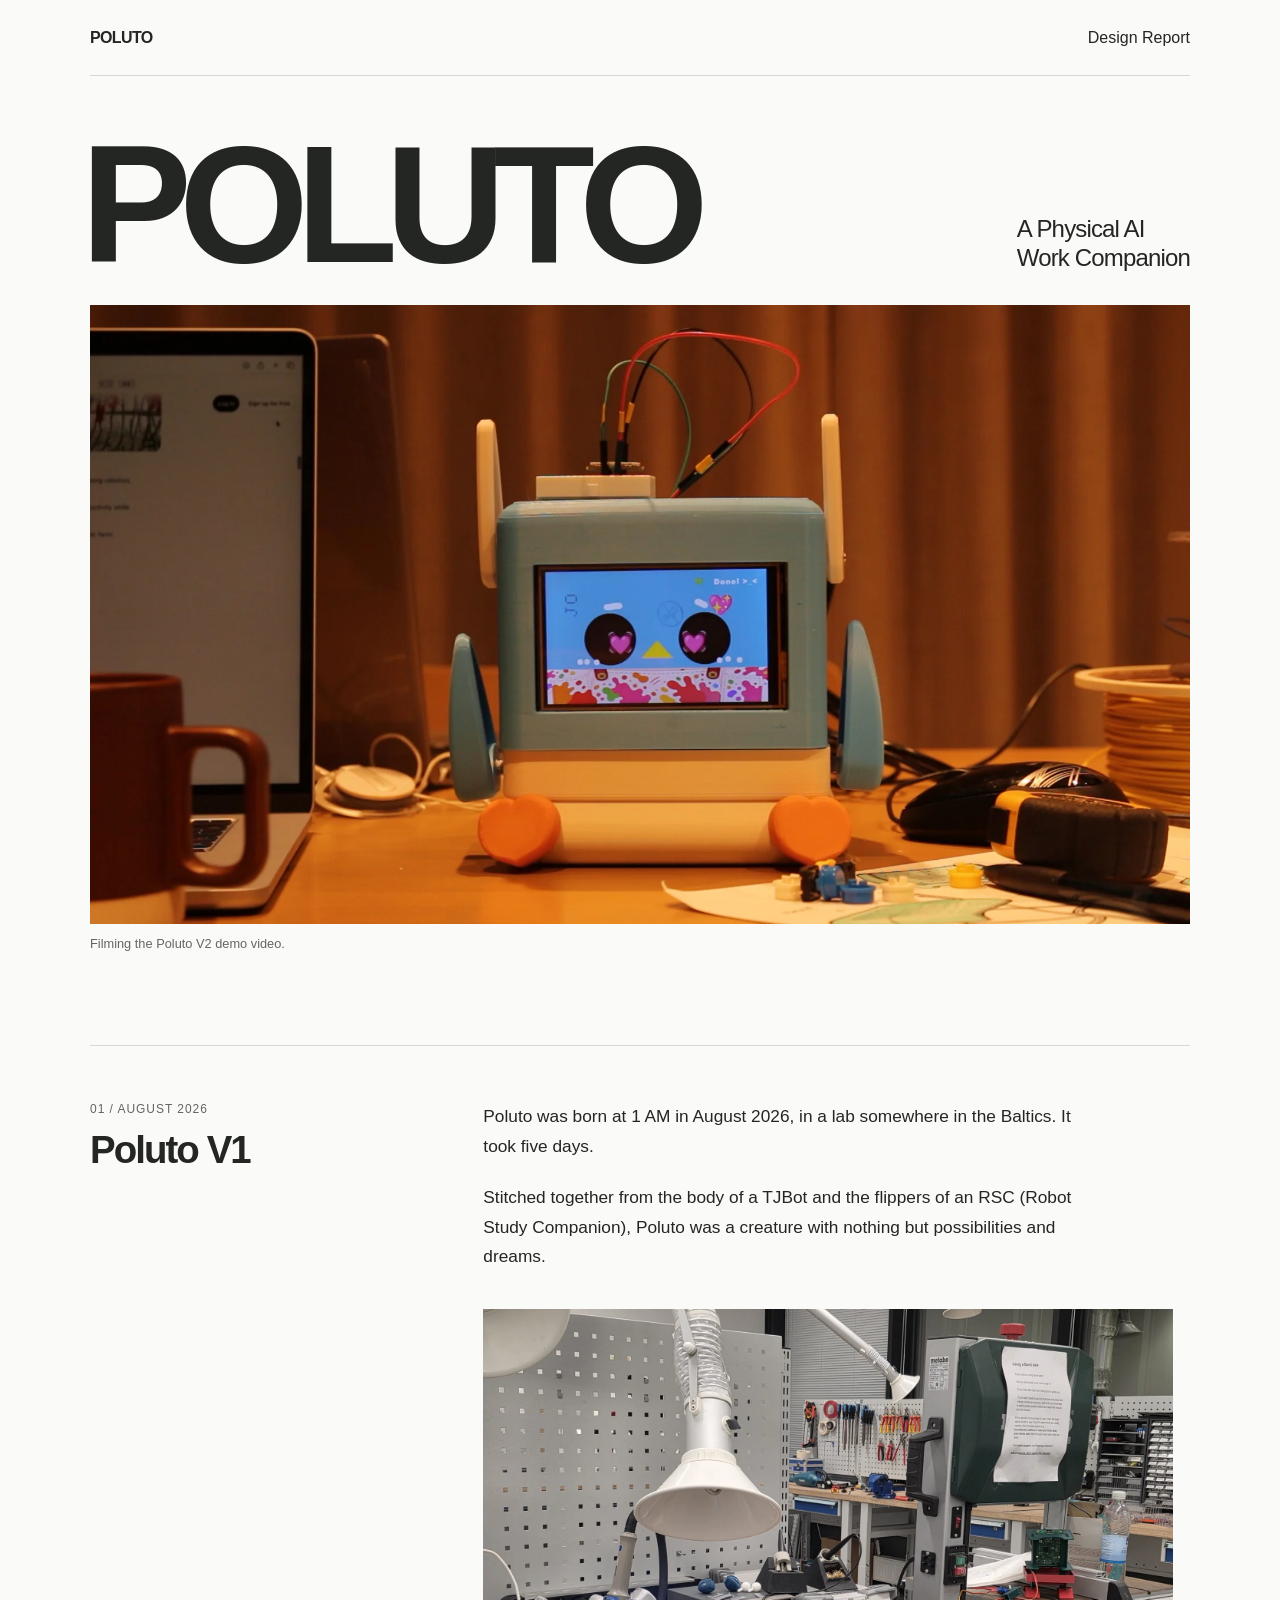
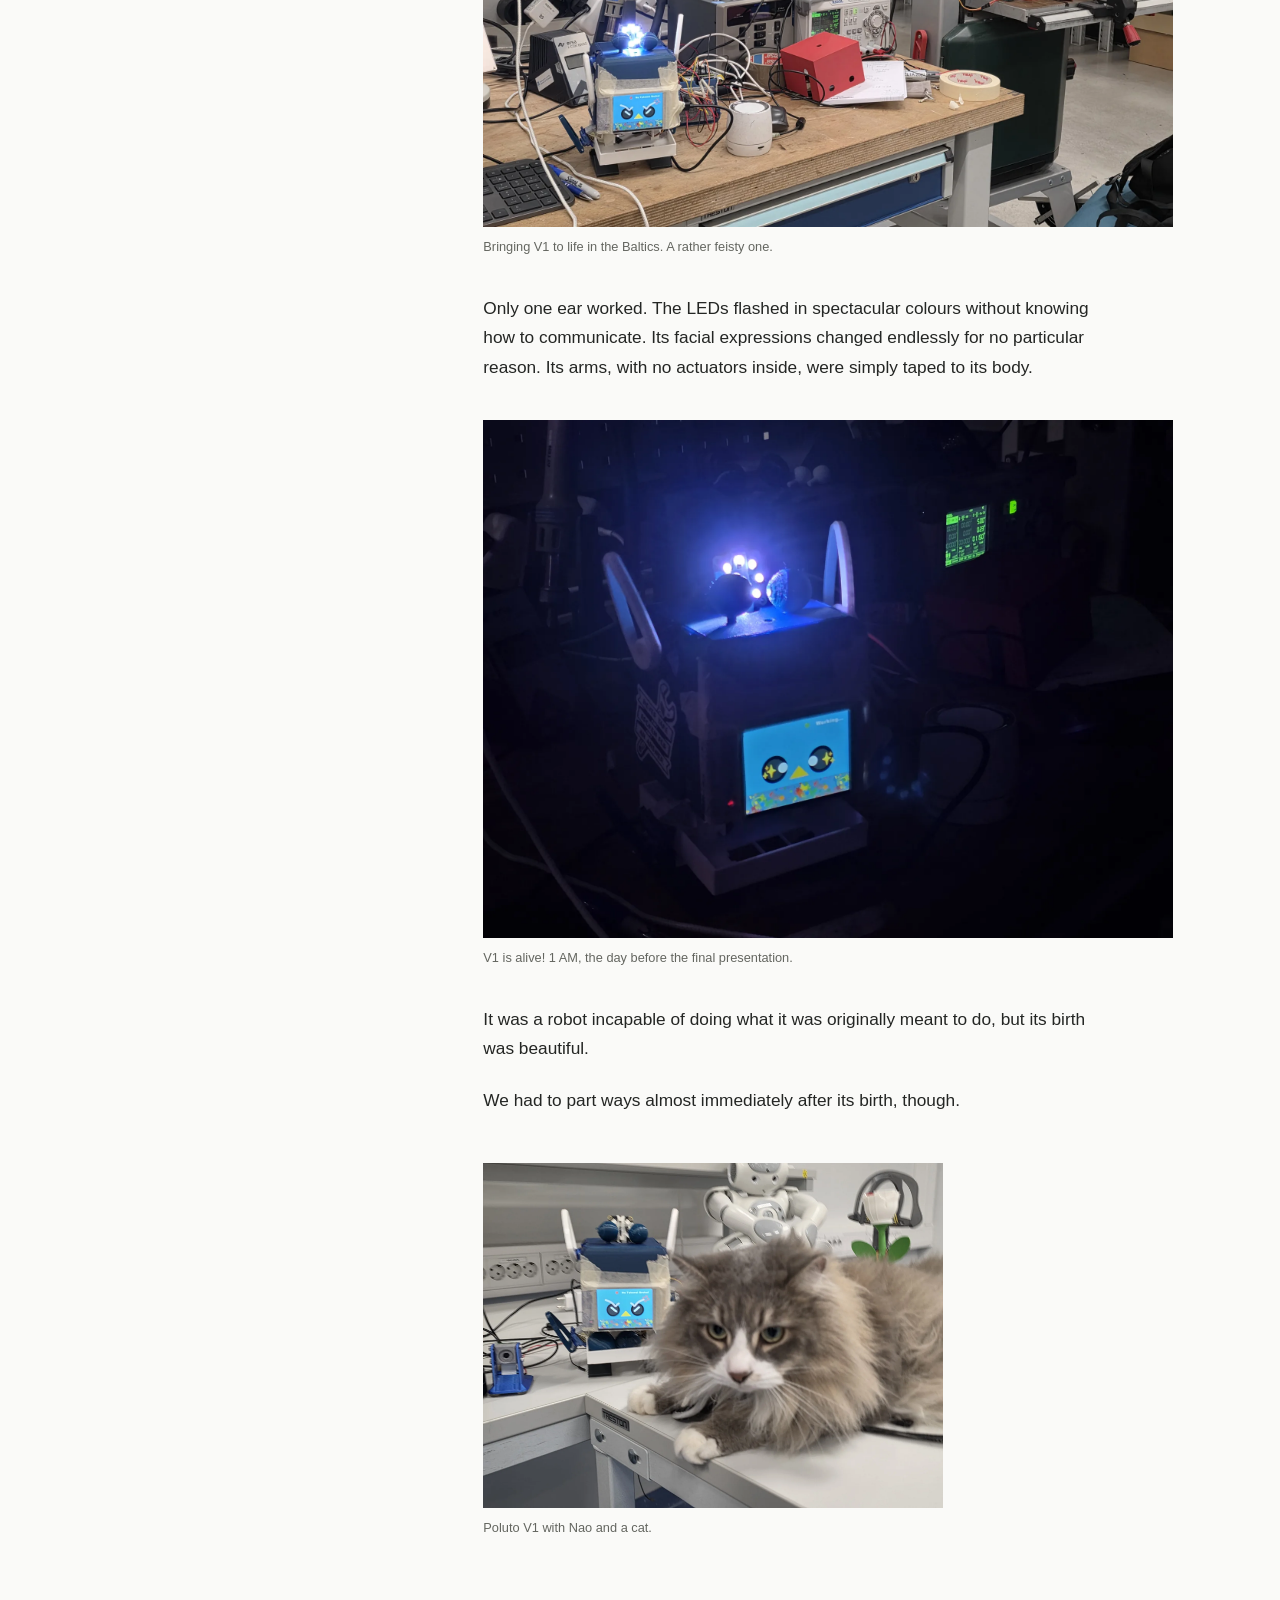
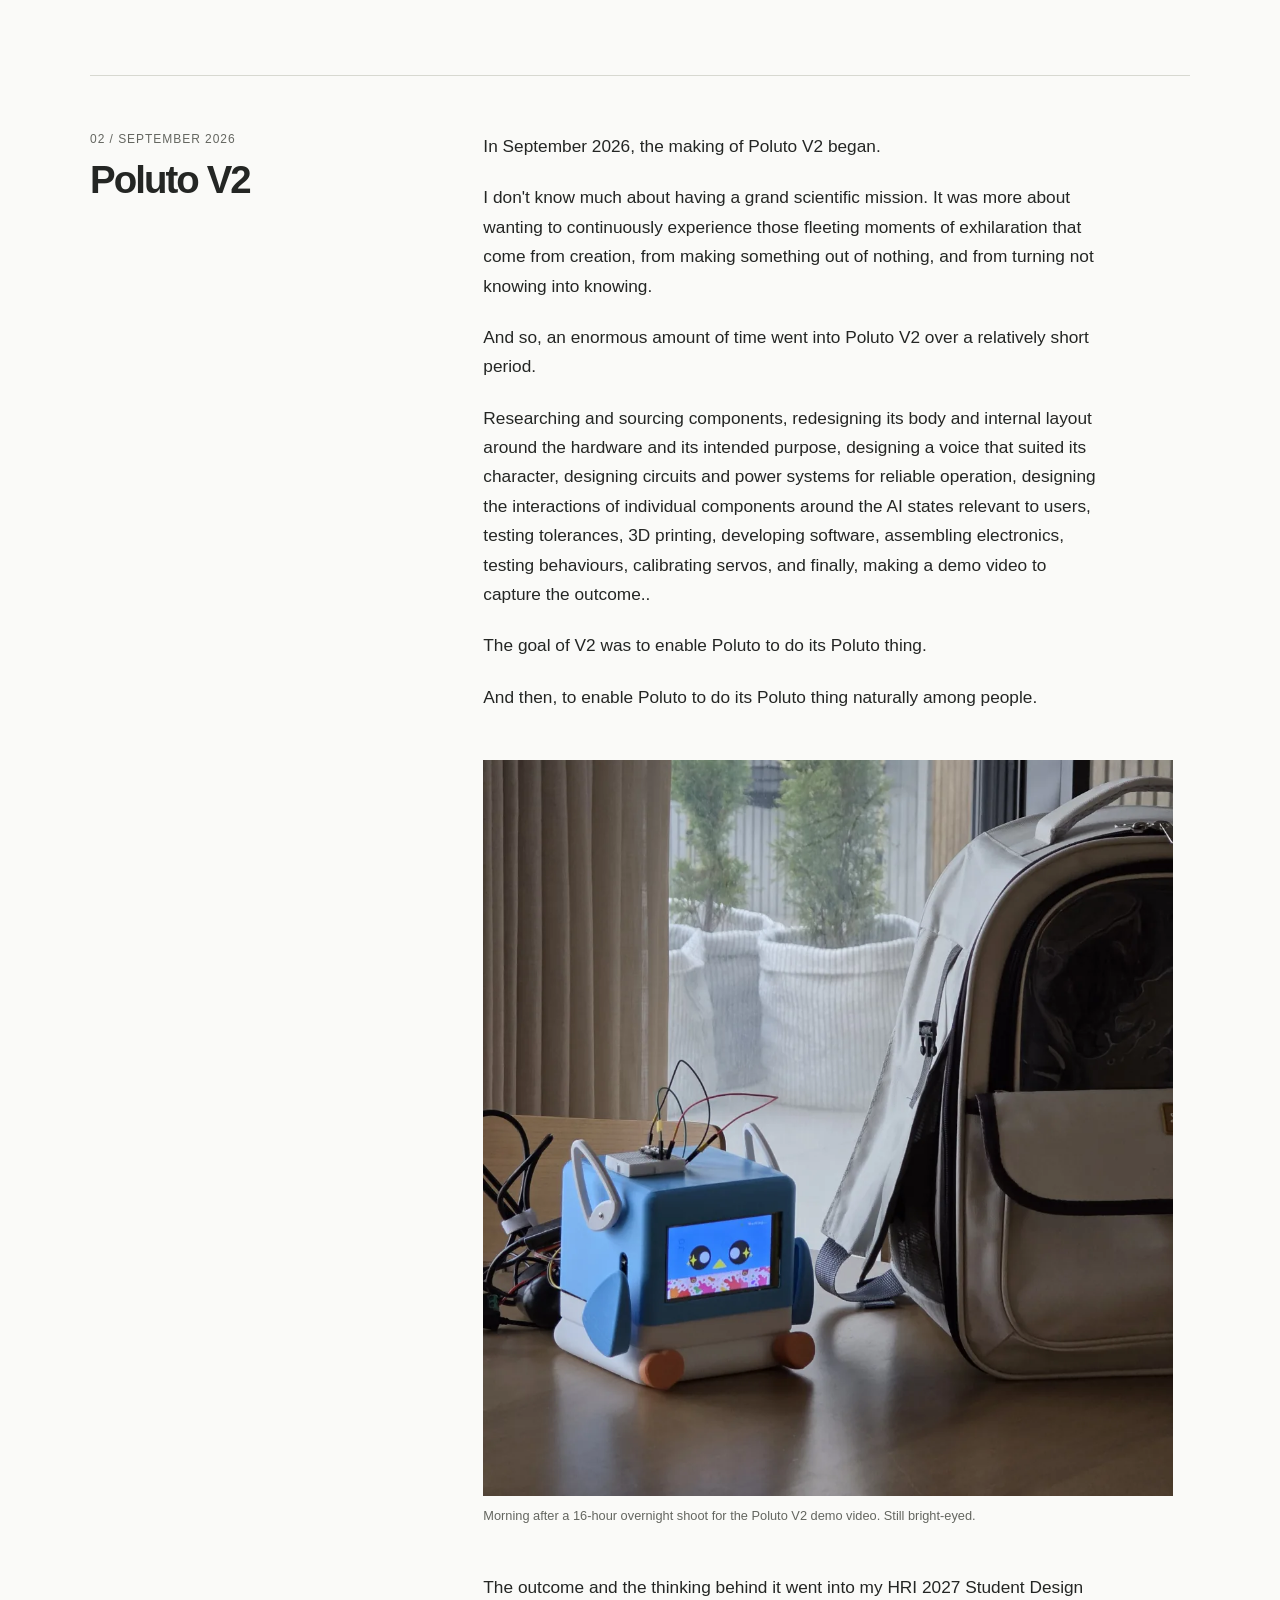
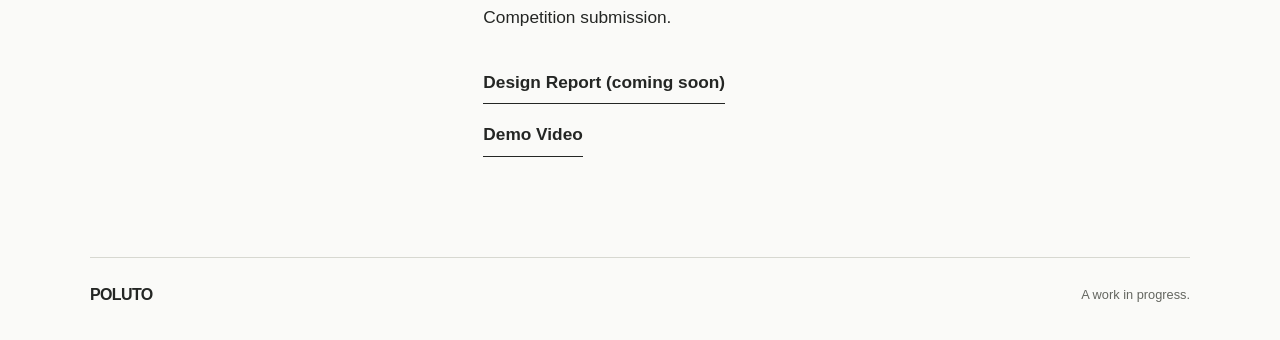
<file: index.html>
<!doctype html>
<html lang="en">
<head>
  <meta charset="utf-8">
  <meta name="viewport" content="width=device-width, initial-scale=1">
  <title>POLUTO — A Physical AI Work Companion</title>
  <meta name="description" content="The story of POLUTO, from a five-day first prototype to a physical AI work companion in progress.">
  <meta name="theme-color" content="#fafaf8">
  <link rel="canonical" href="https://hello-poluto.github.io/">
  <meta property="og:type" content="website">
  <meta property="og:title" content="POLUTO — A Physical AI Work Companion">
  <meta property="og:description" content="POLUTO was born at 1 AM in August 2026. This is the story of V1 and V2.">
  <meta property="og:url" content="https://hello-poluto.github.io/">
  <meta property="og:image" content="https://hello-poluto.github.io/assets/images/poluto-hero.jpg">
  <meta property="og:image:alt" content="POLUTO on a desk, with a blue body, expressive screen, and orange feet.">
  <meta name="twitter:card" content="summary_large_image">
  <link rel="stylesheet" href="styles.css?v=20261126-4">
</head>
<body>
  <a class="skip-link" href="#main">Skip to content</a>
  <header class="site-header wrap">
    <a class="wordmark" href="#main" aria-label="POLUTO home">POLUTO</a>
    <nav aria-label="Main navigation">
      <a href="paper/index.html">Design Report</a>
    </nav>
  </header>

  <main id="main" class="wrap" tabindex="-1">
    <section class="hero" aria-labelledby="title">
      <div class="hero-heading">
        <h1 id="title">POLUTO</h1>
        <p class="subtitle">A Physical AI<br> Work Companion</p>
      </div>
      <figure class="hero-photo">
        <picture>
          <source type="image/webp" srcset="assets/images/poluto-hero-small.webp 800w, assets/images/poluto-hero.webp 1920w" sizes="(max-width: 720px) calc(100vw - 40px), (max-width: 1014px) calc(100vw - 72px), 942px">
          <img src="assets/images/poluto-hero.jpg" width="1920" height="1080" fetchpriority="high" alt="POLUTO sits beside a laptop on a warmly lit desk, with a blue body, heart-shaped eyes on its screen, upright ears, and orange feet.">
        </picture>
        <figcaption>Filming the Poluto V2 demo video.</figcaption>
      </figure>
    </section>

    <section id="v1" class="story-section" aria-labelledby="v1-title">
      <div class="story-heading"><span class="chapter">01 / August 2026</span><h2 id="v1-title">Poluto V1</h2></div>
      <div class="story-copy">
        <p>Poluto was born at 1 AM in August 2026, in a lab somewhere in the Baltics. It took five days.</p>
        <p>Stitched together from the body of a TJBot and the flippers of an RSC (Robot Study Companion), Poluto was a creature with nothing but possibilities and dreams.</p>
        <figure class="story-photo photo-wide">
          <img src="assets/pics/web/poluto-v1-workbench.webp" width="1800" height="1350" loading="lazy" alt="The taped-together first Poluto prototype among tools and wires on a lab workbench.">
          <figcaption>Bringing V1 to life in the Baltics. A rather feisty one.</figcaption>
        </figure>
        <p>Only one ear worked. The LEDs flashed in spectacular colours without knowing how to communicate. Its facial expressions changed endlessly for no particular reason. Its arms, with no actuators inside, were simply taped to its body.</p>
        <figure class="story-photo photo-wide">
          <img src="assets/pics/web/poluto-v1-lights-off.webp" width="1800" height="1350" loading="lazy" alt="Poluto V1 glowing blue in the dark with its screen and LEDs lit.">
          <figcaption>V1 is alive! 1 AM, the day before the final presentation.</figcaption>
        </figure>
        <p>It was a robot incapable of doing what it was originally meant to do, but its birth was beautiful.</p>
        <p>We had to part ways almost immediately after its birth, though.</p>
        <figure class="story-photo photo-small">
          <img src="assets/pics/web/poluto-v1-with-cat.webp" width="1800" height="1350" loading="lazy" alt="A cat in the foreground, with the taped-together Poluto V1 and Nao robot behind it.">
          <figcaption>Poluto V1 with Nao and a cat.</figcaption>
        </figure>
      </div>
    </section>

    <section id="v2" class="story-section" aria-labelledby="v2-title">
      <div class="story-heading"><span class="chapter">02 / September 2026</span><h2 id="v2-title">Poluto V2</h2></div>
      <div class="story-copy">
        <p>In September 2026, the making of Poluto V2 began.</p>
        <p>I don't know much about having a grand scientific mission. It was more about wanting to continuously experience those fleeting moments of exhilaration that come from creation, from making something out of nothing, and from turning not knowing into knowing.</p>
        <p>And so, an enormous amount of time went into Poluto V2 over a relatively short period.</p>
        <p>Researching and sourcing components, redesigning its body and internal layout around the hardware and its intended purpose, designing a voice that suited its character, designing circuits and power systems for reliable operation, designing the interactions of individual components around the AI states relevant to users, testing tolerances, 3D printing, developing software, assembling electronics, testing behaviours, calibrating servos, and finally, making a demo video to capture the outcome..</p>
        <p>The goal of V2 was to enable Poluto to do its Poluto thing.</p>
        <p>And then, to enable Poluto to do its Poluto thing naturally among people.</p>
        <figure class="story-photo photo-v2">
          <img src="assets/pics/web/poluto-v2-by-window.webp" width="1050" height="1400" loading="lazy" alt="Poluto V2 beside its carrying bag, by a window.">
          <figcaption>Morning after a 16-hour overnight shoot for the Poluto V2 demo video. Still bright-eyed.</figcaption>
        </figure>
        <p>The outcome and the thinking behind it went into my HRI 2027 Student Design Competition submission.</p>
        <p class="paper-link"><a href="paper/index.html">Design Report (coming soon)</a></p>
        <p class="paper-link demo-link"><a href="https://youtu.be/fNn3JKklnuA?si=pJzIgcaM74NM8bS4" target="_blank" rel="noopener noreferrer" aria-label="Demo Video (opens in a new tab)">Demo Video</a></p>
      </div>
    </section>
  </main>

  <footer class="site-footer wrap">
    <span class="wordmark">POLUTO</span>
    <p>A work in progress.</p>
  </footer>
</body>
</html>
</file>
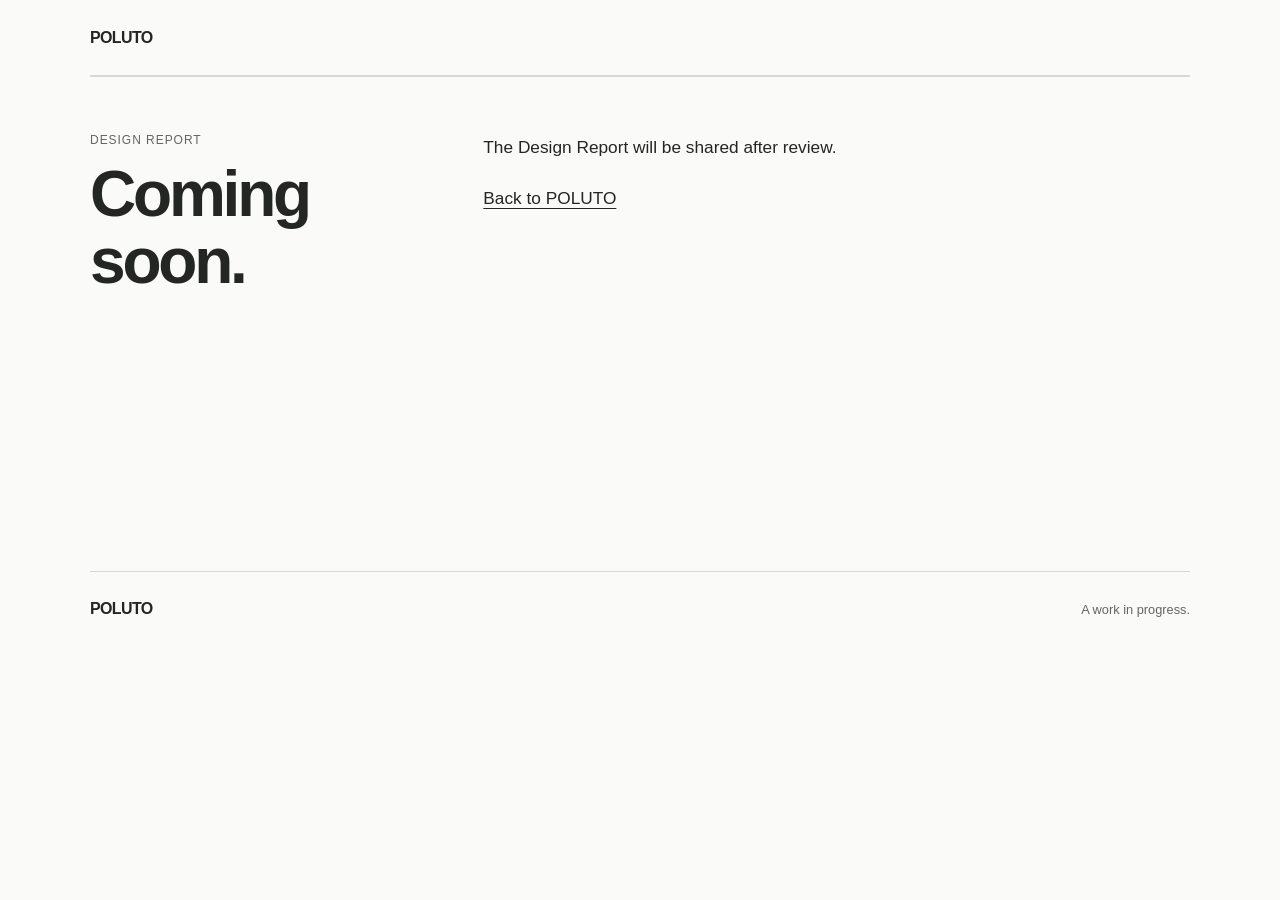
<file: paper/index.html>
<!doctype html>
<html lang="en">
<head>
  <meta charset="utf-8">
  <meta name="viewport" content="width=device-width, initial-scale=1">
  <title>POLUTO — Design Report</title>
  <meta name="description" content="The POLUTO Design Report is coming soon.">
  <meta name="theme-color" content="#fafaf8">
  <meta name="robots" content="noindex">
  <link rel="stylesheet" href="../styles.css?v=20261126-4">
</head>
<body>
  <a class="skip-link" href="#main">Skip to content</a>
  <header class="site-header wrap">
    <a class="wordmark" href="../index.html" aria-label="POLUTO home">POLUTO</a>
  </header>
  <main id="main" class="wrap" tabindex="-1">
    <section class="story-section coming-soon" aria-labelledby="page-title">
      <div class="story-heading">
        <span class="chapter">Design Report</span>
        <h1 id="page-title">Coming soon.</h1>
      </div>
      <div class="story-copy">
        <p>The Design Report will be shared after review.</p>
        <p><a href="../index.html">Back to POLUTO</a></p>
      </div>
    </section>
  </main>
  <footer class="site-footer wrap">
    <span class="wordmark">POLUTO</span>
    <p>A work in progress.</p>
  </footer>
</body>
</html>
</file>
<file: styles.css>
:root {
  color-scheme: light;
  --paper: #fafaf8;
  --ink: #242624;
  --muted: #646660;
  --line: #d7d8d1;
  font-family: Arial, Helvetica, sans-serif;
  color: var(--ink);
  background: var(--paper);
  font-synthesis: none;
}

* { box-sizing: border-box; }
body { margin: 0; }
a { color: inherit; text-underline-offset: .25em; }
a:focus-visible { outline: 2px solid currentColor; outline-offset: 5px; }
main:focus { outline: none; }
img { display: block; max-width: 100%; height: auto; }
figure, p, h1, h2 { margin: 0; }
.wrap { width: min(100% - 48px, 1100px); margin-inline: auto; }
.skip-link { position: absolute; top: -100px; left: 20px; padding: 14px 20px; background: var(--ink); color: var(--paper); z-index: 2; }
.skip-link:focus { top: 12px; }
.site-header { display: flex; align-items: center; justify-content: space-between; gap: 24px; min-height: 76px; border-bottom: 1px solid var(--line); }
.wordmark { font-size: 1rem; font-weight: 700; letter-spacing: -.04em; text-decoration: none; }
.site-header nav a { display: inline-block; padding-block: 12px; font-size: 1rem; text-decoration: none; }
nav a:hover, .paper-link a:hover { text-decoration: underline; }
.hero { padding-block: 58px 92px; }
.hero-heading { display: flex; align-items: flex-end; justify-content: space-between; gap: 28px; padding-bottom: 30px; }
h1 { font-size: clamp(5rem, 13vw, 10.5rem); font-weight: 700; line-height: .85; letter-spacing: -.075em; margin-left: -.055em; }
.subtitle { font-size: clamp(1rem, 2vw, 1.5rem); line-height: 1.2; letter-spacing: -.035em; padding-bottom: 3px; }
.hero-photo img { width: 100%; }
figcaption { font-size: .8rem; line-height: 1.5; color: var(--muted); padding-top: 10px; }
.story-section { display: grid; grid-template-columns: minmax(160px, 1fr) minmax(0, 2fr); gap: 40px; border-top: 1px solid var(--line); padding-block: 56px 100px; }
.story-heading { align-self: start; }
.chapter { display: block; margin-bottom: 14px; font-size: .75rem; color: var(--muted); letter-spacing: .08em; text-transform: uppercase; }
h2 { font-size: clamp(2rem, 3vw, 3.1rem); line-height: 1.05; letter-spacing: -.05em; }
.story-copy { max-width: 690px; }
.story-copy > p { max-width: 36em; font-size: clamp(1rem, 1.35vw, 1.125rem); line-height: 1.7; }
.story-copy > p + p { margin-top: 22px; }
.story-photo { margin-block: 38px; }
.story-photo img { width: 100%; }
.story-photo + p { margin-top: 0; }
.photo-small { width: min(70%, 460px); margin-top: 48px; }
.photo-v2 { width: 100%; margin: 48px 0; }
.photo-v2 img { aspect-ratio: 15 / 16; object-fit: cover; object-position: center bottom; }
.paper-link { margin-top: 36px !important; font-weight: 700; }
.paper-link a { display: inline-block; padding-bottom: 6px; border-bottom: 1px solid currentColor; text-decoration: none; }
.demo-link { margin-top: 16px !important; }
.coming-soon { min-height: 55vh; }
.coming-soon h1 { font-size: clamp(2.5rem, 6vw, 4rem); line-height: 1.05; letter-spacing: -.05em; margin-left: 0; }
.coming-soon .story-copy > p + p { margin-top: 22px; }
.site-footer { display: flex; justify-content: space-between; align-items: center; gap: 20px; padding-block: 28px 36px; border-top: 1px solid var(--line); }
.site-footer p { font-size: .8rem; color: var(--muted); }

@media (max-width: 720px) {
  .wrap { width: calc(100% - 40px); }
  .hero { padding-block: 40px 64px; }
  .hero-heading { display: block; padding-bottom: 24px; }
  h1 { font-size: clamp(4.5rem, 18vw, 8rem); }
  .subtitle { margin-top: 22px; font-size: 1.125rem; }
  .subtitle br { display: none; }
  .story-section { grid-template-columns: 1fr; gap: 30px; padding-block: 38px 70px; }
  .story-photo { margin-block: 32px; }
  .photo-v2 { margin-block: 36px; }
}

@media (max-width: 480px) {
  .photo-small { width: 85%; }
}
</file>
